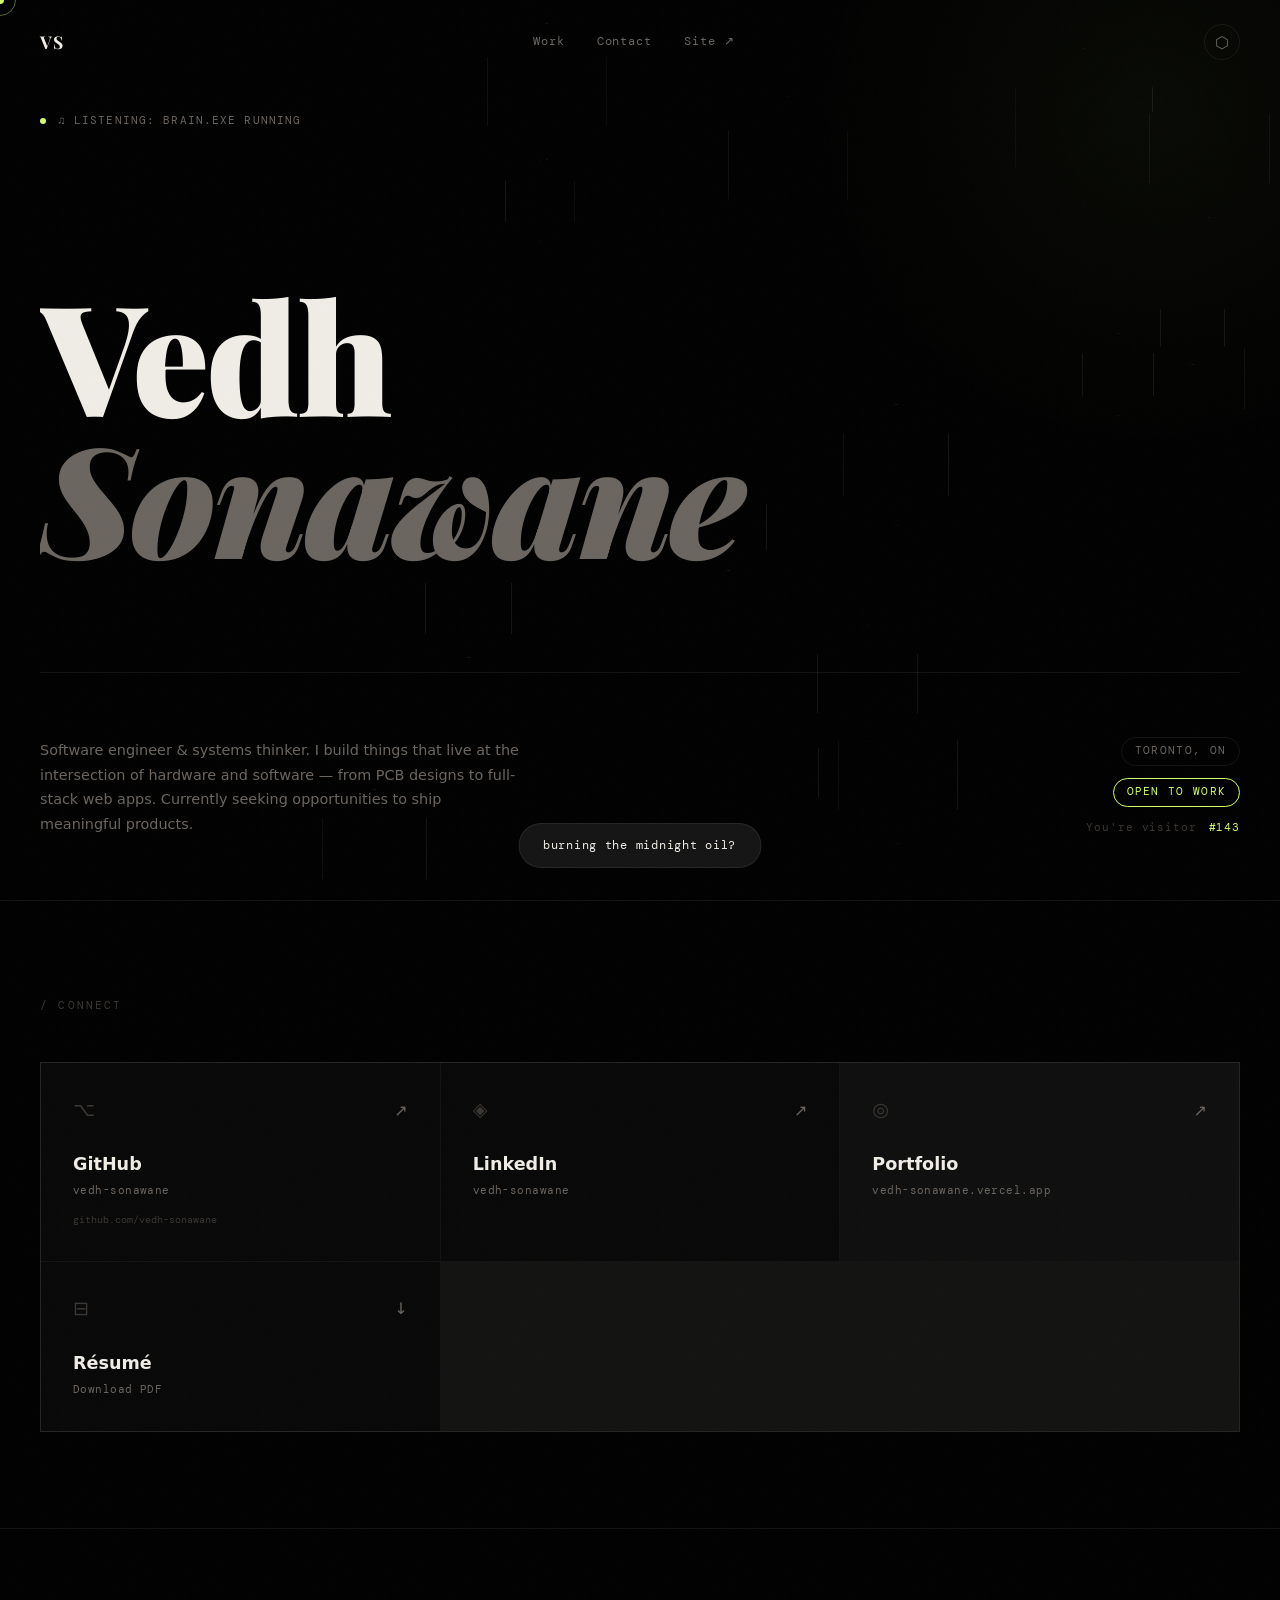
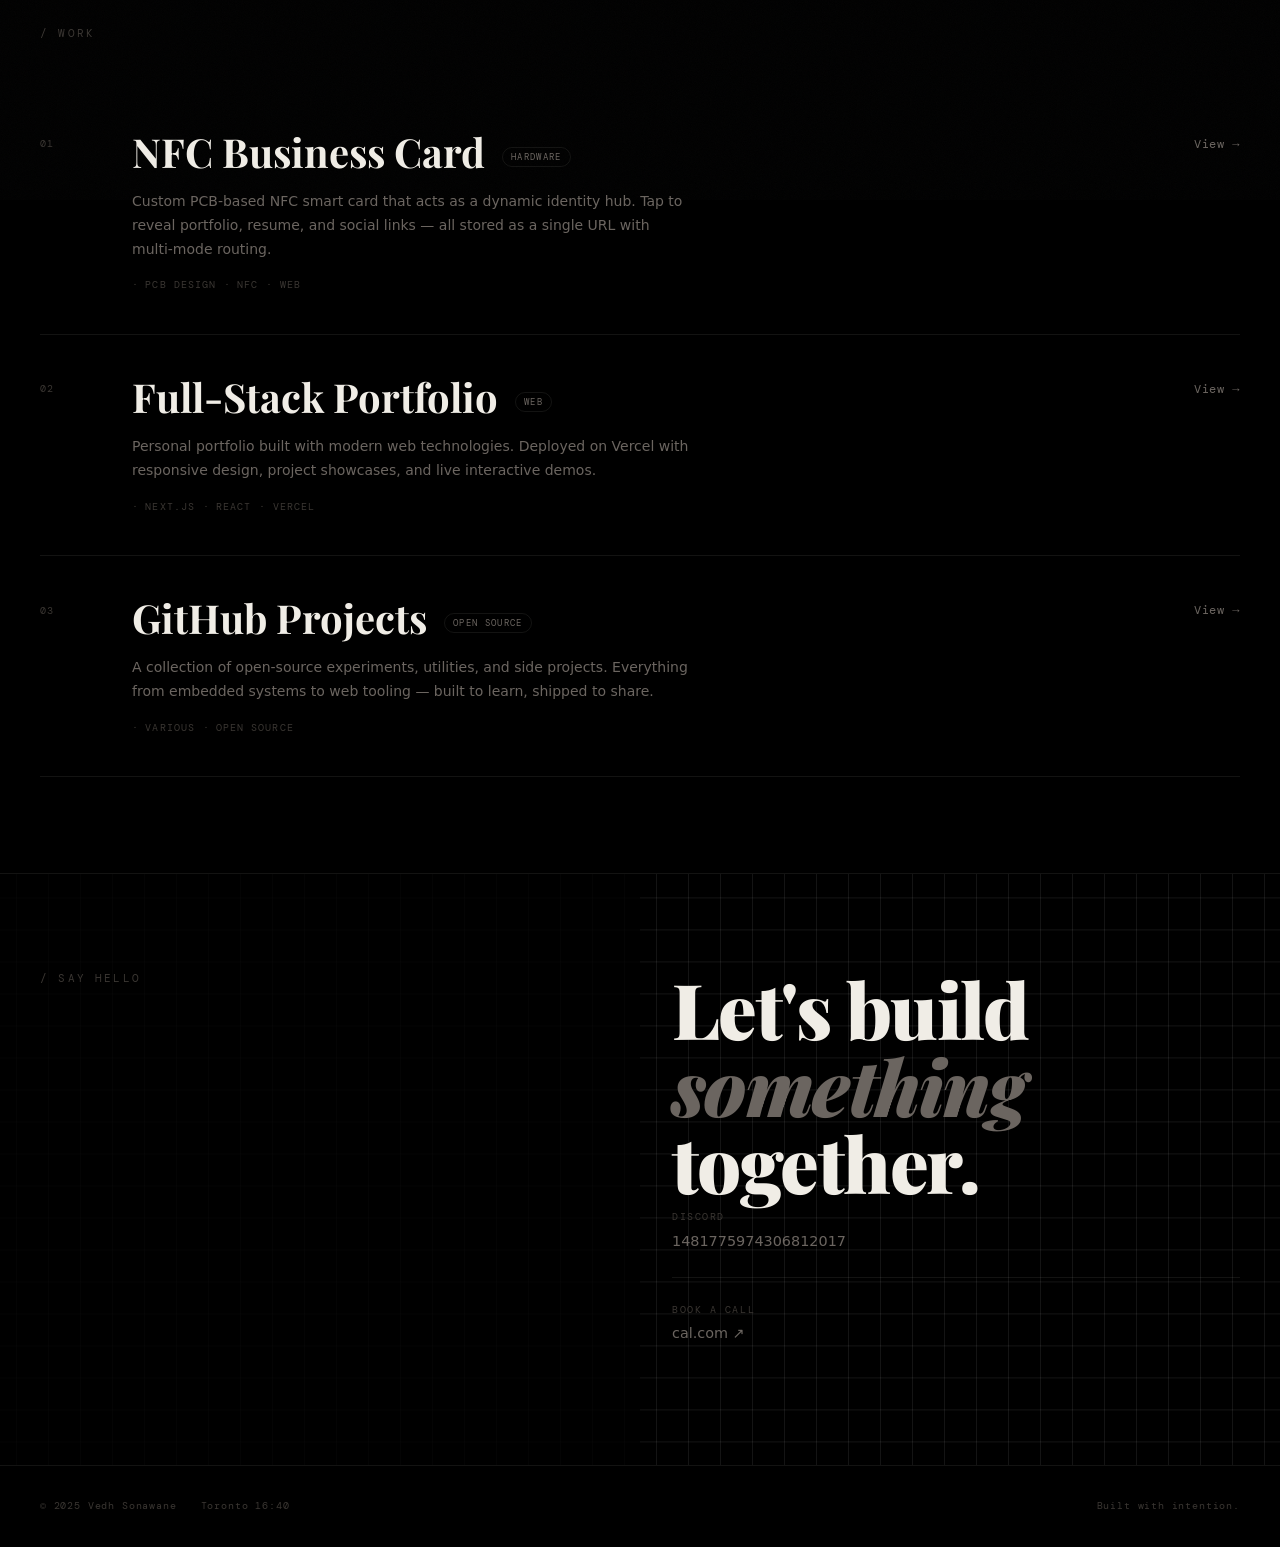
<file: index.html>
<!DOCTYPE html>
<html lang="en">
<head>
  <meta charset="UTF-8" />
  <meta name="viewport" content="width=device-width, initial-scale=1.0" />
  <title>Vedh Sonawane</title>
  <meta name="description" content="Vedh Sonawane — Software Engineer & Builder" />
  <link rel="preconnect" href="https://fonts.googleapis.com">
  <link rel="preconnect" href="https://fonts.gstatic.com" crossorigin>
  <link href="https://fonts.googleapis.com/css2?family=Playfair+Display:ital,wght@0,400;0,700;0,900;1,400;1,700&family=DM+Mono:ital,wght@0,300;0,400;0,500;1,300&family=Cabinet+Grotesk:wght@300;400;500;700;800;900&display=swap" rel="stylesheet">
  <link rel="stylesheet" href="css/style.css" />
</head>
<style>
  * {
  margin: 0;
  padding: 0;
  box-sizing: border-box;
}

body {
  min-height: 100vh;
  background: black;
}

</style>
<body>
  <!-- CURSOR -->
  <div class="cursor" id="cursor"></div>
  <div class="cursor-follower" id="cursorFollower"></div>

  <!-- NOISE OVERLAY -->
  <div class="noise"></div>

  <!-- NAV -->
  <nav class="nav" id="nav">
    <div class="nav-logo">VS</div>
    <div class="nav-links">
      <a href="#projects">Work</a>
      <a href="#contact">Contact</a>
      <a href="https://vedh-sonawane.vercel.app/" target="_blank">Site ↗</a>
    </div>
    <button class="secret-btn" id="secretBtn" title="Secret mode">⬡</button>
  </nav>

  <!-- HERO -->
  <section class="hero" id="hero">
    <div class="hero-eyebrow">
      <span class="dot-pulse"></span>
      <span id="spotifyWidget">Loading now playing...</span>
    </div>

      <h1 class="hero-name">
        <span class="line" data-text="Vedh">Vedh</span>
        <span class="line italic" data-text="Sonawane">Sonawane</span>
      </h1>
    </div>

    <div class="hero-footer">
      <div class="hero-bio">
        <p>Software engineer & systems thinker. I build things that live at the intersection of hardware and software — from PCB designs to full-stack web apps. Currently seeking opportunities to ship meaningful products.</p>
      </div>
      <div class="hero-meta">
        <span class="badge">Toronto, ON</span>
        <span class="badge available">Open to work</span>
        <div class="visitor-counter">
          <span class="counter-label">You're visitor</span>
          <span class="counter-num" id="visitorNum">#—</span>
        </div>
      </div>
    </div>

    <div class="scroll-hint">scroll ↓</div>
  </section>

  <!-- LINKS GRID -->
  <section class="links-section" id="links">
    <div class="section-label">/ connect</div>
    <div class="links-grid">
      <a href="https://github.com/vedh-sonawane" target="_blank" class="link-card" data-index="01">
        <div class="link-card-top">
          <span class="link-icon">⌥</span>
          <span class="link-arrow">↗</span>
        </div>
        <div class="link-card-body">
          <h3>GitHub</h3>
          <p>vedh-sonawane</p>
          <div class="github-stats" id="githubStats">
            <span class="stat">— repos</span>
            <span class="stat">— followers</span>
          </div>
        </div>
      </a>

      <a href="https://www.linkedin.com/in/vedh-sonawane-60a0753bb/" target="_blank" class="link-card" data-index="02">
        <div class="link-card-top">
          <span class="link-icon">◈</span>
          <span class="link-arrow">↗</span>
        </div>
        <div class="link-card-body">
          <h3>LinkedIn</h3>
          <p>vedh-sonawane</p>
        </div>
      </a>

      <a href="https://vedh-sonawane.vercel.app/" target="_blank" class="link-card featured" data-index="03">
        <div class="link-card-top">
          <span class="link-icon">◎</span>
          <span class="link-arrow">↗</span>
        </div>
        <div class="link-card-body">
          <h3>Portfolio</h3>
          <p>vedh-sonawane.vercel.app</p>
        </div>
      </a>

      <a href="Vedh_Sonawane_Resume(1).docx" target="_blank" class="link-card" data-index="04" id="resumeLink">
        <div class="link-card-top">
          <span class="link-icon">⊟</span>
          <span class="link-arrow">↓</span>
        </div>
        <div class="link-card-body">
          <h3>Résumé</h3>
          <p>Download PDF</p>
        </div>
      </a>


    </div>
  </section>

  <!-- PROJECTS -->
  <section class="projects-section" id="projects">
    <div class="section-label">/ work</div>
    <div class="projects-list">

      <div class="project-item" data-index="01">
        <div class="project-number">01</div>
        <div class="project-content">
          <h2 class="project-title">NFC Business Card <span class="project-tag">hardware</span></h2>
          <p class="project-desc">Custom PCB-based NFC smart card that acts as a dynamic identity hub. Tap to reveal portfolio, resume, and social links — all stored as a single URL with multi-mode routing.</p>
          <div class="project-stack">
            <span>PCB Design</span>
            <span>NFC</span>
            <span>Web</span>
          </div>
        </div>
        <div class="project-links">
          <a href="https://github.com/vedh-sonawane" target="_blank">View →</a>
        </div>
      </div>

      <div class="project-item" data-index="02">
        <div class="project-number">02</div>
        <div class="project-content">
          <h2 class="project-title">Full-Stack Portfolio <span class="project-tag">web</span></h2>
          <p class="project-desc">Personal portfolio built with modern web technologies. Deployed on Vercel with responsive design, project showcases, and live interactive demos.</p>
          <div class="project-stack">
            <span>Next.js</span>
            <span>React</span>
            <span>Vercel</span>
          </div>
        </div>
        <div class="project-links">
          <a href="https://vedh-sonawane.vercel.app/" target="_blank">View →</a>
        </div>
      </div>

      <div class="project-item" data-index="03">
        <div class="project-number">03</div>
        <div class="project-content">
          <h2 class="project-title">GitHub Projects <span class="project-tag">open source</span></h2>
          <p class="project-desc">A collection of open-source experiments, utilities, and side projects. Everything from embedded systems to web tooling — built to learn, shipped to share.</p>
          <div class="project-stack">
            <span>Various</span>
            <span>Open Source</span>
          </div>
        </div>
        <div class="project-links">
          <a href="https://github.com/vedh-sonawane" target="_blank">View →</a>
        </div>
      </div>

    </div>
  </section>

  <!-- CONTACT -->
  <section class="contact-section" id="contact">
    <div class="interactive-grid-container" id="contactGridContainer">
      <div class="grid-left-base"></div>
      <div class="grid-left-hover"></div>
      <div class="grid-right-static"></div>
      <div class="grid-lens"></div>
    </div>
    <div class="section-label">/ say hello</div>
    <div class="contact-content">
      <h2 class="contact-headline">
        Let's build<br/><em>something</em><br/>together.
      </h2>
      <div class="contact-details">

        <div class="contact-item">
          <span class="contact-key">Discord</span>
          <span class="contact-val">1481775974306812017</span>
        </div>
        <div class="contact-item">
          <span class="contact-key">Book a call</span>
          <a href="https://cal.com" target="_blank" class="contact-val">cal.com ↗</a>
        </div>
      </div>
    </div>
  </section>

  <!-- FOOTER -->
  <footer class="footer">
    <div class="footer-left">
      <span>© 2025 Vedh Sonawane</span>
      <span class="footer-time" id="footerTime"></span>
    </div>
    <div class="footer-right">
      <span>Built with intention.</span>
    </div>
  </footer>

  <!-- SECRET MODE OVERLAY -->
  <div class="secret-overlay" id="secretOverlay">
    <button class="secret-close" id="secretClose">✕</button>
    <div class="secret-content">
      <div class="secret-header">
        <div class="secret-eye">◎</div>
        <h2>secret mode</h2>
        <p>you found it.</p>
      </div>
      <div class="easter-egg-game" id="easterEgg">
        <p class="game-label">type the konami code</p>
        <div class="konami-display" id="konamiDisplay">
          <span>↑</span><span>↑</span><span>↓</span><span>↓</span>
          <span>←</span><span>→</span><span>←</span><span>→</span>
          <span>B</span><span>A</span>
        </div>
        <div class="konami-progress" id="konamiProgress"></div>
        <div class="konami-reward" id="konamiReward" style="display:none">
          <div class="reward-text">🎉 Achievement Unlocked: Nerd Mode</div>
          <p>discord: 1481775974306812017</p>
          <p>Built this card from raw FR4 and solder. Respect.</p>
        </div>
      </div>

    </div>
  </div>

  <!-- TOAST -->
  <div class="toast" id="toast"></div>

  <script src="js/app.js"></script>
  <script src="js/hexagons.js"></script>
</body>
</html>
</file>
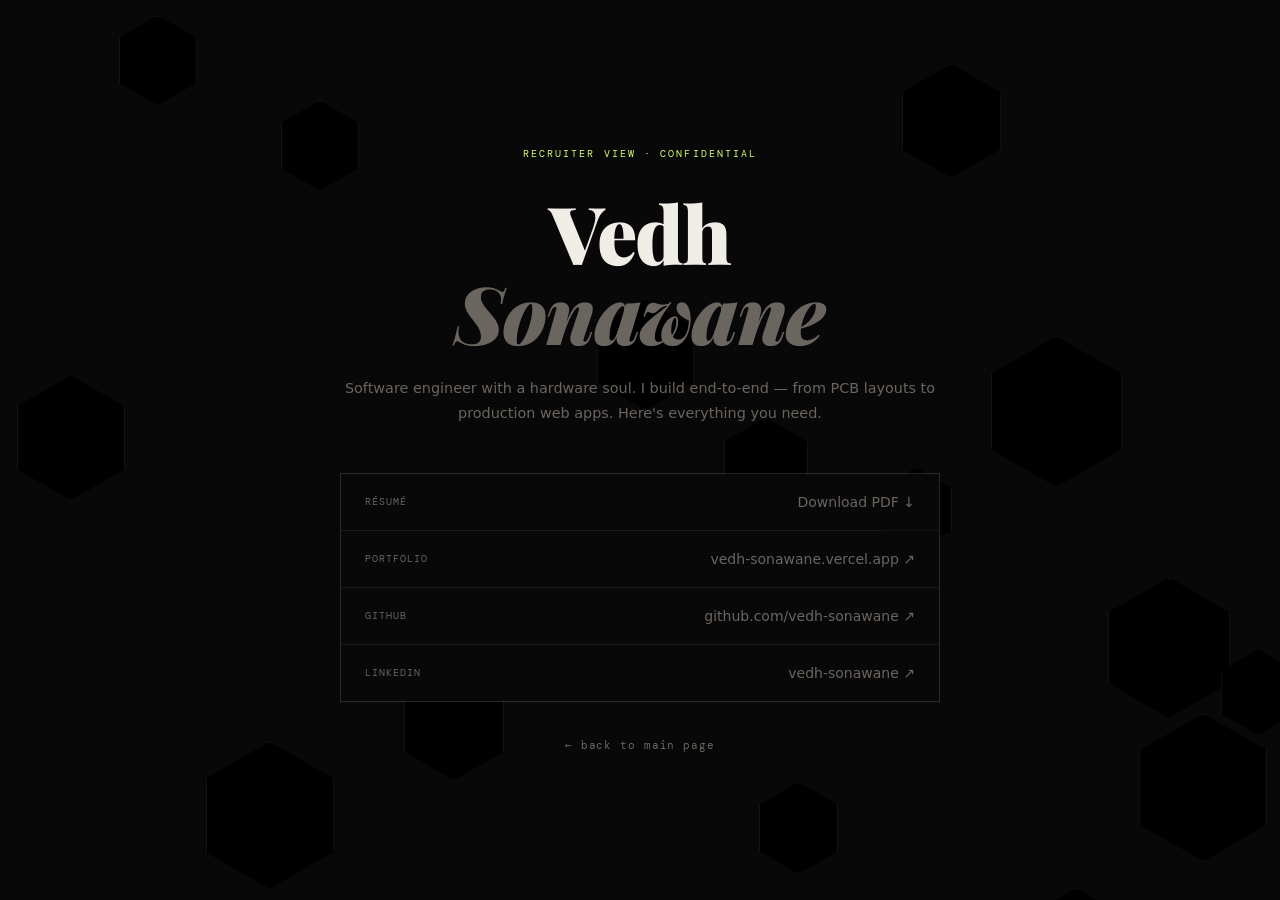
<file: recruiter.html>
<!DOCTYPE html>
<html lang="en">
<head>
  <meta charset="UTF-8" />
  <meta name="viewport" content="width=device-width, initial-scale=1.0" />
  <title>Vedh Sonawane — Recruiter View</title>
  <link rel="preconnect" href="https://fonts.googleapis.com">
  <link href="https://fonts.googleapis.com/css2?family=Playfair+Display:ital,wght@0,700;0,900;1,700&family=DM+Mono:wght@300;400&family=Cabinet+Grotesk:wght@400;500;700;800&display=swap" rel="stylesheet">
  <style>
    :root {
      --bg: #080808;
      --text: #f0ede6;
      --text-muted: #6b6560;
      --accent: #d4ff6e;
      --border: rgba(240, 237, 230, 0.08);
      --font-display: 'Playfair Display', Georgia, serif;
      --font-mono: 'DM Mono', monospace;
      --font-body: 'Cabinet Grotesk', system-ui, sans-serif;
    }
    *, *::before, *::after { margin: 0; padding: 0; box-sizing: border-box; }
    body {
      background: var(--bg);
      color: var(--text);
      font-family: var(--font-body);
      min-height: 100vh;
      display: flex;
      flex-direction: column;
      align-items: center;
      justify-content: center;
      padding: 3rem 2rem;
    }
    .container {
      max-width: 600px;
      width: 100%;
      text-align: center;
    }
    .eyebrow {
      font-family: var(--font-mono);
      font-size: 0.65rem;
      letter-spacing: 0.2em;
      text-transform: uppercase;
      color: var(--accent);
      margin-bottom: 2rem;
    }
    h1 {
      font-family: var(--font-display);
      font-size: clamp(2.5rem, 8vw, 5rem);
      font-weight: 900;
      line-height: 1;
      letter-spacing: -0.02em;
      margin-bottom: 1.5rem;
    }
    h1 em { font-style: italic; color: var(--text-muted); }
    p {
      font-size: 0.9rem;
      color: var(--text-muted);
      line-height: 1.7;
      margin-bottom: 3rem;
    }
    .links {
      display: flex;
      flex-direction: column;
      gap: 1px;
      background: var(--border);
      border: 1px solid var(--border);
      text-align: left;
      margin-bottom: 2rem;
    }
    .link-row {
      display: flex;
      justify-content: space-between;
      align-items: center;
      padding: 1.25rem 1.5rem;
      background: var(--bg);
      text-decoration: none;
      color: var(--text);
      transition: background 0.2s;
    }
    .link-row:hover { background: #111; }
    .link-row span:first-child {
      font-family: var(--font-mono);
      font-size: 0.65rem;
      color: var(--text-muted);
      letter-spacing: 0.1em;
      text-transform: uppercase;
    }
    .link-row span:last-child {
      font-size: 0.875rem;
      color: var(--text-muted);
    }
    .back {
      font-family: var(--font-mono);
      font-size: 0.7rem;
      color: var(--text-muted);
      text-decoration: none;
      letter-spacing: 0.08em;
      transition: color 0.2s;
    }
    .back:hover { color: var(--text); }
  </style>
</head>
<body>
  <div class="container">
    <div class="eyebrow">recruiter view · confidential</div>
    <h1>Vedh<br/><em>Sonawane</em></h1>
    <p>Software engineer with a hardware soul. I build end-to-end — from PCB layouts to production web apps. Here's everything you need.</p>

    <div class="links">
      <a href="Vedh_Sonawane_Resume.pdf" target="_blank" class="link-row">
        <span>Résumé</span>
        <span>Download PDF ↓</span>
      </a>
      <a href="https://vedh-sonawane.vercel.app/" target="_blank" class="link-row">
        <span>Portfolio</span>
        <span>vedh-sonawane.vercel.app ↗</span>
      </a>
      <a href="https://github.com/vedh-sonawane" target="_blank" class="link-row">
        <span>GitHub</span>
        <span>github.com/vedh-sonawane ↗</span>
      </a>
      <a href="https://www.linkedin.com/in/vedh-sonawane-60a0753bb/" target="_blank" class="link-row">
        <span>LinkedIn</span>
        <span>vedh-sonawane ↗</span>
      </a>

    </div>

    <a href="index.html" class="back">← back to main page</a>
  </div>
  <script src="js/hexagons.js"></script>
</body>
</html>
</file>
<file: css/style.css>
/* ===========================
   VEDH SONAWANE — PORTFOLIO
   Editorial Dark Aesthetic
=========================== */

:root {
  --bg: #080808;
  --bg-2: #0f0f0f;
  --bg-3: #161616;
  --text: #f0ede6;
  --text-muted: #6b6560;
  --text-dim: #3a3632;
  --accent: #d4ff6e;
  --accent-2: #ff6b35;
  --accent-3: #6eb5ff;
  --border: rgba(240, 237, 230, 0.08);
  --border-hover: rgba(240, 237, 230, 0.18);

  --font-display: 'Playfair Display', Georgia, serif;
  --font-mono: 'DM Mono', 'Courier New', monospace;
  --font-body: 'Cabinet Grotesk', system-ui, sans-serif;

  --ease-out: cubic-bezier(0.16, 1, 0.3, 1);
  --ease-spring: cubic-bezier(0.34, 1.56, 0.64, 1);
}

*, *::before, *::after {
  margin: 0;
  padding: 0;
  box-sizing: border-box;
}

html {
  scroll-behavior: smooth;
  font-size: 16px;
}

body {
  background: var(--bg);
  color: var(--text);
  font-family: var(--font-body);
  font-size: 1rem;
  line-height: 1.6;
  overflow-x: hidden;
  cursor: none;
}

/* ===========================
   NOISE TEXTURE
=========================== */
.noise {
  position: fixed;
  inset: -200%;
  width: 400%;
  height: 400%;
  background-image: url("data:image/svg+xml,%3Csvg viewBox='0 0 256 256' xmlns='http://www.w3.org/2000/svg'%3E%3Cfilter id='noise'%3E%3CfeTurbulence type='fractalNoise' baseFrequency='0.9' numOctaves='4' stitchTiles='stitch'/%3E%3C/filter%3E%3Crect width='100%25' height='100%25' filter='url(%23noise)' opacity='1'/%3E%3C/svg%3E");
  background-size: 200px 200px;
  opacity: 0.025;
  pointer-events: none;
  z-index: 9999;
  animation: noiseShift 8s steps(2) infinite;
}

@keyframes noiseShift {
  0% { transform: translate(0, 0); }
  25% { transform: translate(-2%, -1%); }
  50% { transform: translate(1%, 2%); }
  75% { transform: translate(-1%, 1%); }
  100% { transform: translate(0, 0); }
}

/* ===========================
   CUSTOM CURSOR
=========================== */
.cursor {
  position: fixed;
  width: 8px;
  height: 8px;
  background: var(--accent);
  border-radius: 50%;
  pointer-events: none;
  z-index: 10000;
  transform: translate(-50%, -50%);
  transition: transform 0.1s var(--ease-out), width 0.3s var(--ease-spring), height 0.3s var(--ease-spring), background 0.3s;
  mix-blend-mode: difference;
}

.cursor-follower {
  position: fixed;
  width: 32px;
  height: 32px;
  border: 1px solid rgba(212, 255, 110, 0.4);
  border-radius: 50%;
  pointer-events: none;
  z-index: 9999;
  transform: translate(-50%, -50%);
  transition: left 0.15s var(--ease-out), top 0.15s var(--ease-out), width 0.3s var(--ease-spring), height 0.3s var(--ease-spring), opacity 0.3s;
}

body:has(a:hover, button:hover) .cursor {
  width: 16px;
  height: 16px;
}

body:has(a:hover, button:hover) .cursor-follower {
  width: 48px;
  height: 48px;
  border-color: rgba(212, 255, 110, 0.2);
}

/* ===========================
   NAV
=========================== */
.nav {
  position: fixed;
  top: 0;
  left: 0;
  right: 0;
  z-index: 1000;
  display: flex;
  align-items: center;
  justify-content: space-between;
  padding: 1.5rem 2.5rem;
  background: transparent;
  transition: background 0.4s, backdrop-filter 0.4s;
}

.nav.scrolled {
  background: rgba(8, 8, 8, 0.85);
  backdrop-filter: blur(20px);
  border-bottom: 1px solid var(--border);
}

.nav-logo {
  font-family: var(--font-display);
  font-size: 1.1rem;
  font-weight: 700;
  letter-spacing: 0.05em;
  color: var(--text);
}

.nav-links {
  display: flex;
  gap: 2rem;
  align-items: center;
}

.nav-links a {
  font-family: var(--font-mono);
  font-size: 0.75rem;
  color: var(--text-muted);
  text-decoration: none;
  letter-spacing: 0.08em;
  transition: color 0.2s;
}

.nav-links a:hover {
  color: var(--text);
}

.secret-btn {
  background: none;
  border: 1px solid var(--border);
  color: var(--text-muted);
  font-size: 1rem;
  width: 36px;
  height: 36px;
  border-radius: 50%;
  cursor: none;
  display: flex;
  align-items: center;
  justify-content: center;
  transition: all 0.3s var(--ease-spring);
}

.secret-btn:hover {
  border-color: var(--accent);
  color: var(--accent);
  transform: rotate(60deg);
}

/* ===========================
   HERO
=========================== */
.hero {
  min-height: 100vh;
  padding: 7rem 2.5rem 4rem;
  display: flex;
  flex-direction: column;
  justify-content: space-between;
  position: relative;
  overflow: hidden;
}

.hero::before {
  content: '';
  position: absolute;
  top: -30%;
  right: -20%;
  width: 60vw;
  height: 60vw;
  background: radial-gradient(circle, rgba(212, 255, 110, 0.04) 0%, transparent 70%);
  pointer-events: none;
}

.hero-eyebrow {
  display: flex;
  align-items: center;
  gap: 0.75rem;
  font-family: var(--font-mono);
  font-size: 0.7rem;
  color: var(--text-muted);
  letter-spacing: 0.1em;
  text-transform: uppercase;
  margin-bottom: 3rem;
}

.dot-pulse {
  width: 6px;
  height: 6px;
  background: var(--accent);
  border-radius: 50%;
  animation: pulse 2s ease-in-out infinite;
  flex-shrink: 0;
}

@keyframes pulse {
  0%, 100% { opacity: 1; transform: scale(1); }
  50% { opacity: 0.4; transform: scale(0.8); }
}

.hero-content {
  display: flex;
  align-items: flex-end;
  gap: 3rem;
  flex-wrap: wrap;
}

.hero-pfp {
  width: 120px;
  height: 120px;
  border-radius: 4px;
  overflow: hidden;
  border: 1px solid var(--border);
  flex-shrink: 0;
  position: relative;
  margin-bottom: 0.5rem;
}

.hero-pfp img {
  width: 100%;
  height: 100%;
  object-fit: cover;
  filter: grayscale(20%);
  transition: filter 0.4s;
}

.hero-pfp:hover img {
  filter: grayscale(0%);
}

.hero-pfp::after {
  content: '';
  position: absolute;
  inset: 0;
  border: 1px solid var(--accent);
  border-radius: 4px;
  opacity: 0;
  transform: translate(4px, 4px);
  transition: opacity 0.3s, transform 0.3s var(--ease-spring);
}

.hero-pfp:hover::after {
  opacity: 1;
}

.hero-name {
  font-family: var(--font-display);
  font-size: clamp(4rem, 12vw, 10rem);
  font-weight: 900;
  line-height: 0.92;
  letter-spacing: -0.02em;
  display: flex;
  flex-direction: column;
}

.hero-name .line {
  display: block;
  overflow: hidden;
  animation: slideUp 0.9s var(--ease-out) forwards;
  opacity: 0;
}

.hero-name .line:nth-child(1) { animation-delay: 0.1s; }
.hero-name .line:nth-child(2) { animation-delay: 0.25s; }

.hero-name .italic {
  font-style: italic;
  color: var(--text-muted);
}

@keyframes slideUp {
  from { transform: translateY(100%); opacity: 0; }
  to { transform: translateY(0); opacity: 1; }
}

.hero-footer {
  display: flex;
  justify-content: space-between;
  align-items: flex-end;
  gap: 2rem;
  flex-wrap: wrap;
  padding-top: 4rem;
  border-top: 1px solid var(--border);
}

.hero-bio {
  max-width: 480px;
}

.hero-bio p {
  font-size: 0.9rem;
  color: var(--text-muted);
  line-height: 1.7;
}

.hero-meta {
  display: flex;
  flex-direction: column;
  align-items: flex-end;
  gap: 0.75rem;
}

.badge {
  font-family: var(--font-mono);
  font-size: 0.68rem;
  letter-spacing: 0.12em;
  text-transform: uppercase;
  padding: 0.3rem 0.8rem;
  border: 1px solid var(--border);
  border-radius: 100px;
  color: var(--text-muted);
}

.badge.available {
  border-color: var(--accent);
  color: var(--accent);
  animation: glowPulse 3s ease-in-out infinite;
}

@keyframes glowPulse {
  0%, 100% { box-shadow: 0 0 0 0 rgba(212, 255, 110, 0); }
  50% { box-shadow: 0 0 12px 2px rgba(212, 255, 110, 0.15); }
}

.visitor-counter {
  font-family: var(--font-mono);
  font-size: 0.68rem;
  color: var(--text-dim);
  letter-spacing: 0.08em;
}

.counter-num {
  color: var(--accent);
  margin-left: 0.25rem;
}

.scroll-hint {
  position: absolute;
  bottom: 2rem;
  left: 50%;
  transform: translateX(-50%);
  font-family: var(--font-mono);
  font-size: 0.65rem;
  color: var(--text-dim);
  letter-spacing: 0.15em;
  text-transform: uppercase;
  animation: bounce 2s ease-in-out infinite;
}

@keyframes bounce {
  0%, 100% { transform: translateX(-50%) translateY(0); }
  50% { transform: translateX(-50%) translateY(6px); }
}

/* ===========================
   SECTION LABELS
=========================== */
.section-label {
  font-family: var(--font-mono);
  font-size: 0.68rem;
  letter-spacing: 0.2em;
  text-transform: uppercase;
  color: var(--text-dim);
  margin-bottom: 3rem;
}

/* ===========================
   LINKS GRID
=========================== */
.links-section {
  padding: 6rem 2.5rem;
  border-top: 1px solid var(--border);
}

.links-grid {
  display: grid;
  grid-template-columns: repeat(3, 1fr);
  gap: 1px;
  background: var(--border);
  border: 1px solid var(--border);
}

.link-card {
  background: var(--bg);
  padding: 2rem;
  text-decoration: none;
  color: var(--text);
  display: flex;
  flex-direction: column;
  gap: 1.5rem;
  transition: background 0.3s, transform 0.3s var(--ease-spring);
  position: relative;
  overflow: hidden;
  cursor: none;
  border: none;
  text-align: left;
  font-family: var(--font-body);
}

.link-card::before {
  content: '';
  position: absolute;
  inset: 0;
  background: var(--accent);
  opacity: 0;
  transform: translateY(100%);
  transition: opacity 0.3s, transform 0.4s var(--ease-out);
}

.link-card:hover::before {
  opacity: 0.03;
  transform: translateY(0);
}

.link-card:hover {
  background: var(--bg-3);
}

.link-card.featured {
  background: var(--bg-2);
}

.link-card-top {
  display: flex;
  justify-content: space-between;
  align-items: center;
}

.link-icon {
  font-size: 1.2rem;
  color: var(--text-dim);
}

.link-arrow {
  font-size: 1rem;
  color: var(--text-muted);
  transition: transform 0.3s var(--ease-spring), color 0.2s;
}

.link-card:hover .link-arrow {
  transform: translate(3px, -3px);
  color: var(--accent);
}

.link-card-body h3 {
  font-size: 1.1rem;
  font-weight: 700;
  margin-bottom: 0.25rem;
}

.link-card-body p {
  font-family: var(--font-mono);
  font-size: 0.7rem;
  color: var(--text-muted);
  letter-spacing: 0.04em;
}

.github-stats {
  display: flex;
  gap: 1rem;
  margin-top: 0.75rem;
}

.github-stats .stat {
  font-family: var(--font-mono);
  font-size: 0.65rem;
  color: var(--text-dim);
}

.save-contact {
  background: var(--bg-2);
}

/* ===========================
   PROJECTS
=========================== */
.projects-section {
  padding: 6rem 2.5rem;
  border-top: 1px solid var(--border);
}

.projects-list {
  display: flex;
  flex-direction: column;
}

.project-item {
  display: grid;
  grid-template-columns: 60px 1fr auto;
  gap: 2rem;
  padding: 2.5rem 0;
  border-bottom: 1px solid var(--border);
  align-items: start;
  cursor: none;
  transition: all 0.3s;
}

.project-item:hover {
  padding-left: 1rem;
}

.project-item:hover .project-title {
  color: var(--accent);
}

.project-number {
  font-family: var(--font-mono);
  font-size: 0.65rem;
  color: var(--text-dim);
  padding-top: 0.4rem;
  letter-spacing: 0.1em;
}

.project-title {
  font-family: var(--font-display);
  font-size: clamp(1.5rem, 4vw, 2.5rem);
  font-weight: 700;
  line-height: 1.1;
  margin-bottom: 1rem;
  transition: color 0.3s;
}

.project-tag {
  font-family: var(--font-mono);
  font-size: 0.55rem;
  font-weight: 400;
  font-style: normal;
  letter-spacing: 0.15em;
  text-transform: uppercase;
  color: var(--text-muted);
  border: 1px solid var(--border);
  padding: 0.2rem 0.5rem;
  border-radius: 100px;
  vertical-align: middle;
  margin-left: 0.5rem;
}

.project-desc {
  font-size: 0.875rem;
  color: var(--text-muted);
  line-height: 1.7;
  max-width: 560px;
  margin-bottom: 1rem;
}

.project-stack {
  display: flex;
  flex-wrap: wrap;
  gap: 0.5rem;
}

.project-stack span {
  font-family: var(--font-mono);
  font-size: 0.65rem;
  color: var(--text-dim);
  letter-spacing: 0.1em;
  text-transform: uppercase;
}

.project-stack span::before { content: '·'; margin-right: 0.4rem; }

.project-links a {
  font-family: var(--font-mono);
  font-size: 0.75rem;
  color: var(--text-muted);
  text-decoration: none;
  letter-spacing: 0.05em;
  transition: color 0.2s;
  white-space: nowrap;
}

.project-links a:hover {
  color: var(--accent);
}

/* ===========================
   CONTACT
=========================== */
.contact-section {
  padding: 6rem 2.5rem;
  border-top: 1px solid var(--border);
  display: grid;
  grid-template-columns: 1fr 1fr;
  gap: 4rem;
  align-items: start;
  position: relative;
}

.section-label, .contact-content {
  position: relative;
  z-index: 1;
}

/* Interactive Grid Container */
.interactive-grid-container {
  position: absolute;
  top: 0; bottom: 0; left: 0; right: 0;
  z-index: 0;
  pointer-events: none;
  overflow: hidden;
}

.interactive-grid-container > div {
  position: absolute;
  top: 0; bottom: 0; left: 0; right: 0;
  background-position: center;
}

/* Base extremely thin grid on left */
.grid-left-base {
  background-size: 32px 32px;
  background-image: 
    linear-gradient(rgba(255, 255, 255, 0.015) 1px, transparent 1px),
    linear-gradient(90deg, rgba(255, 255, 255, 0.015) 1px, transparent 1px);
  /* Fade from center to left slightly, but mostly cut off at 50% */
  mask-image: linear-gradient(to right, black 0%, black 50%, transparent 50%);
  -webkit-mask-image: linear-gradient(to right, black 0%, black 50%, transparent 50%);
}

/* Hover reveal grid on left */
.grid-left-hover {
  background-size: 32px 32px;
  background-image: 
    linear-gradient(rgba(255, 255, 255, 0.06) 1px, transparent 1px),
    linear-gradient(90deg, rgba(255, 255, 255, 0.06) 1px, transparent 1px);
  mask-image: linear-gradient(to right, black 0%, black 50%, transparent 50%);
  -webkit-mask-image: linear-gradient(to right, black 0%, black 50%, transparent 50%);
  opacity: 0;
  transition: opacity 0.5s ease;
}
.contact-section:hover .grid-left-hover {
  opacity: 1;
}

/* Right side static visible grid */
.grid-right-static {
  background-size: 32px 32px;
  background-image: 
    linear-gradient(rgba(255, 255, 255, 0.08) 1px, transparent 1px),
    linear-gradient(90deg, rgba(255, 255, 255, 0.08) 1px, transparent 1px);
  mask-image: linear-gradient(to right, transparent 50%, black 50%, black 100%);
  -webkit-mask-image: linear-gradient(to right, transparent 50%, black 50%, black 100%);
}

/* The Bending Lens Effect */
.grid-lens {
  background-size: 36px 36px; /* Slightly larger, causes the bending optical illusion */
  background-image: 
    linear-gradient(rgba(255, 255, 255, 0.12) 1px, transparent 1px),
    linear-gradient(90deg, rgba(255, 255, 255, 0.12) 1px, transparent 1px);
  /* Create a circle mask at the mouse position */
  mask-image: radial-gradient(circle 150px at var(--mouse-x, -200px) var(--mouse-y, -200px), black 0%, transparent 100%);
  -webkit-mask-image: radial-gradient(circle 150px at var(--mouse-x, -200px) var(--mouse-y, -200px), black 0%, transparent 100%);
  opacity: 0;
  transition: opacity 0.3s ease;
}
.contact-section:hover .grid-lens {
  opacity: 1;
}


.contact-headline {
  font-family: var(--font-display);
  font-size: clamp(2.5rem, 6vw, 5rem);
  font-weight: 900;
  line-height: 1;
  letter-spacing: -0.02em;
}

.contact-headline em {
  font-style: italic;
  color: var(--text-muted);
}

.contact-details {
  display: flex;
  flex-direction: column;
  gap: 1.5rem;
  padding-top: 0.5rem;
}

.contact-item {
  display: flex;
  flex-direction: column;
  gap: 0.25rem;
  padding-bottom: 1.5rem;
  border-bottom: 1px solid var(--border);
  cursor: none;
}

.contact-item:last-child {
  border-bottom: none;
}

.contact-key {
  font-family: var(--font-mono);
  font-size: 0.65rem;
  color: var(--text-dim);
  letter-spacing: 0.15em;
  text-transform: uppercase;
}

.contact-val {
  font-size: 0.9rem;
  color: var(--text-muted);
  text-decoration: none;
  transition: color 0.2s;
  display: flex;
  align-items: center;
  gap: 0.5rem;
}

.contact-val:hover {
  color: var(--text);
}

.copy-hint {
  font-family: var(--font-mono);
  font-size: 0.6rem;
  color: var(--text-dim);
  letter-spacing: 0.08em;
  border: 1px solid var(--border);
  padding: 0.1rem 0.4rem;
  border-radius: 4px;
  transition: all 0.2s;
}

.contact-item:hover .copy-hint {
  border-color: var(--accent);
  color: var(--accent);
}

/* ===========================
   FOOTER
=========================== */
.footer {
  padding: 2rem 2.5rem;
  border-top: 1px solid var(--border);
  display: flex;
  justify-content: space-between;
  align-items: center;
}

.footer-left,
.footer-right {
  font-family: var(--font-mono);
  font-size: 0.65rem;
  color: var(--text-dim);
  letter-spacing: 0.08em;
  display: flex;
  gap: 1.5rem;
  align-items: center;
}

/* ===========================
   SECRET OVERLAY
=========================== */
.secret-overlay {
  position: fixed;
  inset: 0;
  background: var(--bg);
  z-index: 9998;
  display: flex;
  align-items: center;
  justify-content: center;
  opacity: 0;
  pointer-events: none;
  transition: opacity 0.5s var(--ease-out);
}

.secret-overlay.active {
  opacity: 1;
  pointer-events: all;
}

.secret-close {
  position: absolute;
  top: 2rem;
  right: 2.5rem;
  background: none;
  border: 1px solid var(--border);
  color: var(--text-muted);
  width: 40px;
  height: 40px;
  border-radius: 50%;
  cursor: none;
  font-size: 0.875rem;
  transition: all 0.3s;
}

.secret-close:hover {
  border-color: var(--text);
  color: var(--text);
}

.secret-content {
  text-align: center;
  max-width: 480px;
  padding: 2rem;
}

.secret-header {
  margin-bottom: 3rem;
}

.secret-eye {
  font-size: 3rem;
  color: var(--accent);
  animation: spinSlow 8s linear infinite;
  display: block;
  margin-bottom: 1rem;
}

@keyframes spinSlow {
  from { transform: rotate(0deg); }
  to { transform: rotate(360deg); }
}

.secret-content h2 {
  font-family: var(--font-display);
  font-size: 3rem;
  font-weight: 900;
  font-style: italic;
  margin-bottom: 0.5rem;
}

.secret-content p {
  font-family: var(--font-mono);
  font-size: 0.75rem;
  color: var(--text-muted);
  letter-spacing: 0.1em;
}

.game-label {
  font-family: var(--font-mono);
  font-size: 0.7rem;
  color: var(--text-dim);
  letter-spacing: 0.15em;
  text-transform: uppercase;
  margin-bottom: 1.5rem;
}

.konami-display {
  display: flex;
  flex-wrap: wrap;
  justify-content: center;
  gap: 0.5rem;
  margin-bottom: 1.5rem;
}

.konami-display span {
  font-family: var(--font-mono);
  font-size: 0.75rem;
  width: 36px;
  height: 36px;
  border: 1px solid var(--border);
  border-radius: 6px;
  display: flex;
  align-items: center;
  justify-content: center;
  color: var(--text-dim);
  transition: all 0.2s;
}

.konami-display span.lit {
  border-color: var(--accent);
  color: var(--accent);
  background: rgba(212, 255, 110, 0.07);
}

.konami-reward {
  margin-top: 2rem;
  padding: 1.5rem;
  border: 1px solid var(--accent);
  border-radius: 8px;
  animation: fadeIn 0.5s var(--ease-out);
}

@keyframes fadeIn {
  from { opacity: 0; transform: scale(0.95); }
  to { opacity: 1; transform: scale(1); }
}

.reward-text {
  font-size: 1rem;
  font-weight: 700;
  margin-bottom: 0.75rem;
}

.secret-links {
  margin-top: 3rem;
}

.secret-links a {
  font-family: var(--font-mono);
  font-size: 0.8rem;
  color: var(--accent);
  text-decoration: none;
  letter-spacing: 0.08em;
  transition: opacity 0.2s;
}

.secret-links a:hover {
  opacity: 0.7;
}

/* ===========================
   TOAST
=========================== */
.toast {
  position: fixed;
  bottom: 2rem;
  left: 50%;
  transform: translateX(-50%) translateY(100px);
  background: var(--bg-3);
  border: 1px solid var(--border);
  color: var(--text);
  font-family: var(--font-mono);
  font-size: 0.75rem;
  letter-spacing: 0.06em;
  padding: 0.75rem 1.5rem;
  border-radius: 100px;
  transition: transform 0.4s var(--ease-spring), opacity 0.4s;
  opacity: 0;
  z-index: 10001;
  white-space: nowrap;
}

.toast.show {
  transform: translateX(-50%) translateY(0);
  opacity: 1;
}

/* ===========================
   SCROLL ANIMATIONS
=========================== */
.fade-up {
  opacity: 0;
  transform: translateY(30px);
  transition: opacity 0.7s var(--ease-out), transform 0.7s var(--ease-out);
}

.fade-up.in-view {
  opacity: 1;
  transform: translateY(0);
}

/* ===========================
   RESPONSIVE
=========================== */
@media (max-width: 900px) {
  .links-grid {
    grid-template-columns: repeat(2, 1fr);
  }

  .contact-section {
    grid-template-columns: 1fr;
    gap: 3rem;
  }

  .project-item {
    grid-template-columns: 40px 1fr;
  }

  .project-links {
    grid-column: 2;
  }
}

@media (max-width: 600px) {
  .nav {
    padding: 1.25rem 1.25rem;
  }

  .hero {
    padding: 6rem 1.25rem 3rem;
  }

  .hero-name {
    font-size: clamp(3rem, 18vw, 5rem);
  }

  .links-section,
  .projects-section,
  .contact-section {
    padding: 4rem 1.25rem;
  }

  .links-grid {
    grid-template-columns: 1fr;
  }

  .footer {
    flex-direction: column;
    gap: 0.75rem;
    text-align: center;
    padding: 1.5rem 1.25rem;
  }

  .hero-content {
    flex-direction: column;
    align-items: flex-start;
  }

  .hero-footer {
    flex-direction: column;
    align-items: flex-start;
  }

  .hero-meta {
    align-items: flex-start;
  }

  body {
    cursor: auto;
  }

  .cursor, .cursor-follower {
    display: none;
  }
}

/* ===========================
   SELECTION
=========================== */
::selection {
  background: var(--accent);
  color: var(--bg);
}

/* ===========================
   SCROLLBAR
=========================== */
::-webkit-scrollbar {
  width: 4px;
}

::-webkit-scrollbar-track {
  background: var(--bg);
}

::-webkit-scrollbar-thumb {
  background: var(--border-hover);
  border-radius: 2px;
}
</file>
